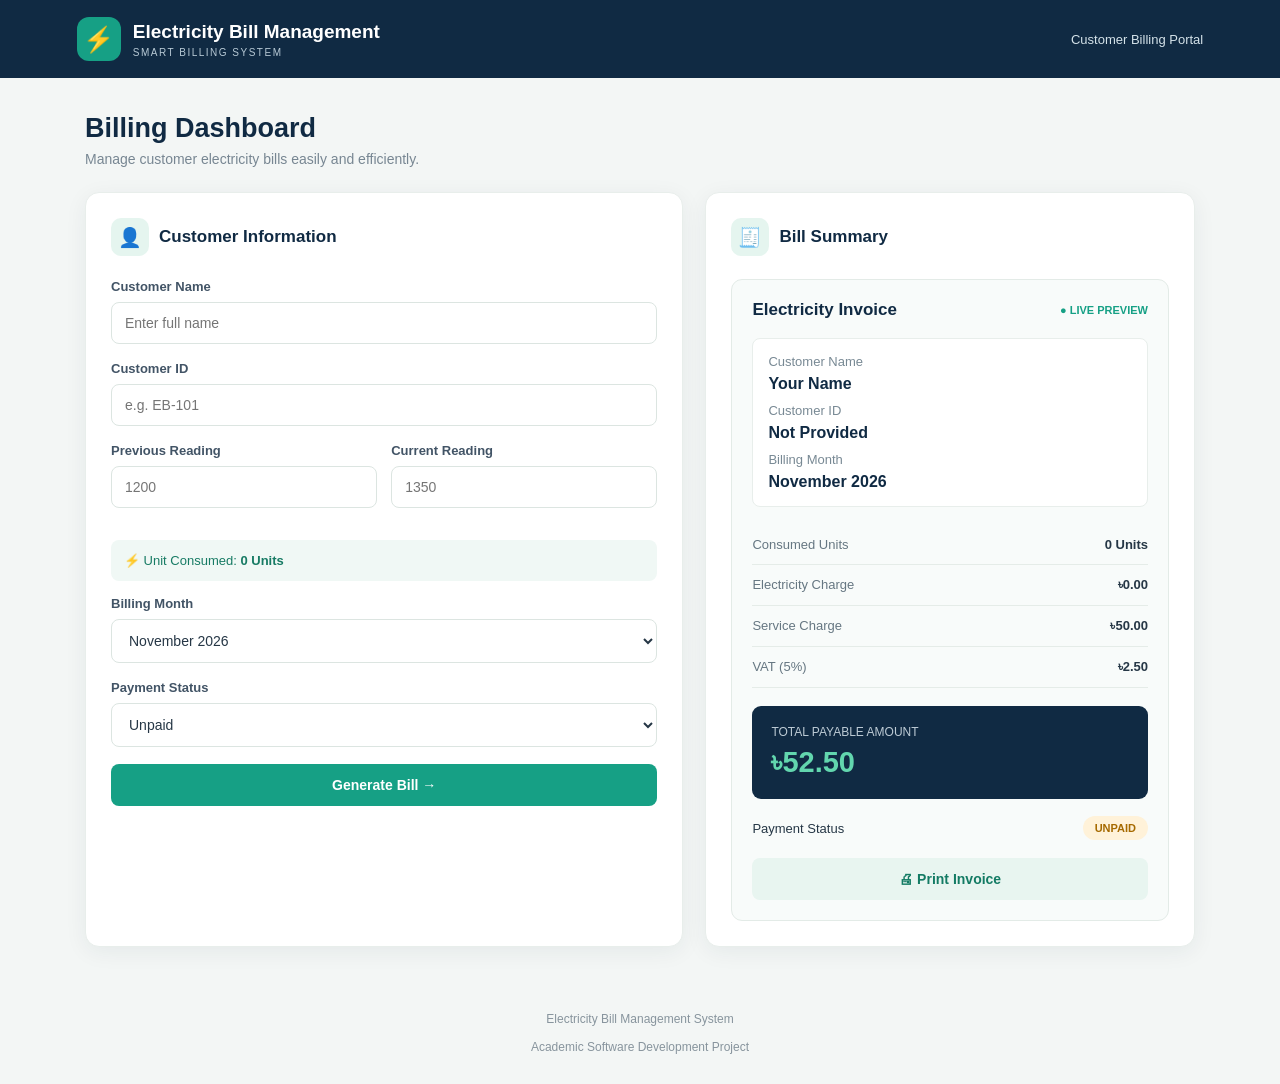
<file: index.html>
<!DOCTYPE html>
<html lang="en">
<head>
<meta charset="UTF-8">
<meta name="viewport" content="width=device-width, initial-scale=1.0">
<title>Electricity Bill Management System</title>
<link rel="stylesheet" href="style.css">
</head>

<body>

<nav class="navbar">
    <div class="brand">
        <div class="logo">⚡</div>
        <div>
            <h2>Electricity Bill Management</h2>
            <p>SMART BILLING SYSTEM</p>
        </div>
    </div>
    <div class="nav-info">Customer Billing Portal</div>
</nav>

<div class="container">

    <div class="heading">
        <h1>Billing Dashboard</h1>
        <p>Manage customer electricity bills easily and efficiently.</p>
    </div>

    <div class="dashboard">

        <!-- CUSTOMER FORM -->
        <div class="card form-card">

            <div class="card-title">
                <div class="icon">👤</div>
                <h3>Customer Information</h3>
            </div>

            <div class="form-group">
                <label>Customer Name</label>
                <input type="text" id="name" placeholder="Enter full name">
            </div>

            <div class="form-group">
                <label>Customer ID</label>
                <input type="text" id="customer" placeholder="e.g. EB-101">
            </div>

            <div class="form-row">
                <div class="form-group">
                    <label>Previous Reading</label>
                    <input type="number" id="previous" min="0" placeholder="1200">
                </div>

                <div class="form-group">
                    <label>Current Reading</label>
                    <input type="number" id="current" min="0" placeholder="1350">
                </div>
            </div>

            <div class="reading-info">
                ⚡ Unit Consumed:
                <strong id="liveUnits">0 Units</strong>
            </div>

            <div class="form-group">
                <label>Billing Month</label>
                <select id="month">
                    <option>November 2026</option>
                    <option>December 2026</option>
                    <option>January 2027</option>
                    <option>February 2027</option>
                    <option>March 2027</option>
                </select>
            </div>

            <div class="form-group">
                <label>Payment Status</label>
                <select id="paymentStatus">
                    <option value="Unpaid">Unpaid</option>
                    <option value="Paid">Paid</option>
                </select>
            </div>

            <button class="generate-btn" onclick="generateBill()">
                Generate Bill →
            </button>

        </div>

        <!-- BILL PREVIEW -->
        <div class="card preview-card">

            <div class="card-title">
                <div class="icon">🧾</div>
                <h3>Bill Summary</h3>
            </div>

            <div class="preview">

                <div class="preview-header">
                    <h3>Electricity Invoice</h3>
                    <span class="live">LIVE PREVIEW</span>
                </div>

                <div class="customer-box">
                    <p>Customer Name</p>
                    <h4 id="rname">Your Name</h4>

                    <p style="margin-top:10px">Customer ID</p>
                    <h4 id="rid">Not Provided</h4>

                    <p style="margin-top:10px">Billing Month</p>
                    <h4 id="rmonth">November 2026</h4>
                </div>

                <div class="bill-row">
                    <span>Consumed Units</span>
                    <strong id="runits">0 Units</strong>
                </div>

                <div class="bill-row">
                    <span>Electricity Charge</span>
                    <strong id="rcharge">৳0.00</strong>
                </div>

                <div class="bill-row">
                    <span>Service Charge</span>
                    <strong>৳50.00</strong>
                </div>

                <div class="bill-row">
                    <span>VAT (5%)</span>
                    <strong id="rvat">৳2.50</strong>
                </div>

                <div class="total-box">
                    <p>TOTAL PAYABLE AMOUNT</p>
                    <h2 id="rtotal">৳52.50</h2>
                </div>

                <div class="status-row">
                    <span>Payment Status</span>
                    <span class="status" id="rstatus">UNPAID</span>
                </div>

                <button class="print-btn" onclick="window.print()">
                    🖨 Print Invoice
                </button>

            </div>
        </div>

    </div>
</div>

<div class="footer">
    Electricity Bill Management System
    <br><br>
    Academic Software Development Project
</div>

<script src="script.js"></script>
</body>
</html>
</file>
<file: style.css>
* {
    margin: 0;
    padding: 0;
    box-sizing: border-box;
}

body {
    font-family: 'Segoe UI', Arial, sans-serif;
    background: #f3f6f5;
    color: #263746;
}

/* NAVBAR */
.navbar {
    background: #102a43;
    color: white;
    padding: 17px 6%;
    display: flex;
    justify-content: space-between;
    align-items: center;
}

.brand {
    display: flex;
    align-items: center;
    gap: 12px;
}

.logo {
    background: #16a085;
    width: 44px;
    height: 44px;
    border-radius: 12px;
    display: grid;
    place-items: center;
    font-size: 25px;
    flex-shrink: 0;
}

.brand h2 {
    font-size: 19px;
}

.brand p {
    font-size: 10px;
    color: #b7c9d5;
    letter-spacing: 1.5px;
    margin-top: 4px;
}

.nav-info {
    font-size: 13px;
    color: #d4e2e9;
}

/* MAIN */
.container {
    max-width: 1150px;
    margin: 35px auto;
    padding: 0 20px;
}

.heading {
    margin-bottom: 25px;
}

.heading h1 {
    font-size: 27px;
    color: #102a43;
    margin-bottom: 7px;
}

.heading p {
    color: #778692;
    font-size: 14px;
}

/* DASHBOARD */
.dashboard {
    display: grid;
    grid-template-columns: 1.1fr 0.9fr;
    gap: 22px;
}

.card {
    background: white;
    border-radius: 14px;
    padding: 25px;
    box-shadow: 0 5px 22px #102a4310;
    border: 1px solid #e8eeeb;
}

.card-title {
    display: flex;
    align-items: center;
    gap: 10px;
    margin-bottom: 23px;
}

.card-title .icon {
    width: 38px;
    height: 38px;
    background: #e5f5ef;
    color: #16a085;
    display: grid;
    place-items: center;
    border-radius: 10px;
    font-size: 19px;
}

.card-title h3 {
    font-size: 17px;
    color: #102a43;
}

/* FORM */
.form-group {
    margin-bottom: 17px;
}

label {
    display: block;
    font-size: 13px;
    font-weight: 600;
    margin-bottom: 8px;
    color: #425466;
}

input, select {
    width: 100%;
    padding: 12px 13px;
    border: 1px solid #dce5e1;
    border-radius: 8px;
    outline: none;
    font-size: 14px;
    color: #263746;
    background: white;
}

input:focus, select:focus {
    border-color: #16a085;
    box-shadow: 0 0 0 3px #16a08515;
}

.form-row {
    display: grid;
    grid-template-columns: 1fr 1fr;
    gap: 14px;
}

.reading-info {
    background: #f0f8f5;
    padding: 13px;
    border-radius: 8px;
    font-size: 13px;
    color: #177b64;
    margin: 15px 0;
}

button {
    border: none;
    cursor: pointer;
    border-radius: 8px;
    padding: 13px 18px;
    font-size: 14px;
    font-weight: 600;
    transition: 0.2s;
}

.generate-btn {
    width: 100%;
    background: #16a085;
    color: white;
}

.generate-btn:hover {
    background: #11836d;
}

/* BILL PREVIEW */
.preview {
    background: #f8fbfa;
    border: 1px solid #e3ebe7;
    border-radius: 11px;
    padding: 20px;
}

.preview-header {
    display: flex;
    justify-content: space-between;
    align-items: center;
    gap: 8px;
    margin-bottom: 18px;
}

.preview-header h3 {
    color: #102a43;
    font-size: 17px;
}

.live {
    font-size: 11px;
    color: #16a085;
    font-weight: bold;
    white-space: nowrap;
}

.live::before {
    content: "● ";
}

.customer-box {
    background: white;
    padding: 15px;
    border-radius: 8px;
    margin-bottom: 18px;
    border: 1px solid #e8eeeb;
}

.customer-box p {
    font-size: 13px;
    color: #788994;
    margin-bottom: 6px;
}

.customer-box h4 {
    font-size: 16px;
    color: #102a43;
    overflow-wrap: anywhere;
}

.bill-row {
    display: flex;
    justify-content: space-between;
    gap: 10px;
    padding: 12px 0;
    border-bottom: 1px solid #e5ece8;
    font-size: 13px;
}

.bill-row span {
    color: #667782;
}

.bill-row strong {
    color: #263746;
}

.total-box {
    background: #102a43;
    color: white;
    padding: 19px;
    border-radius: 9px;
    margin-top: 18px;
}

.total-box p {
    font-size: 12px;
    color: #bdcbd5;
}

.total-box h2 {
    font-size: 29px;
    margin-top: 7px;
    color: #62d6ae;
}

.status-row {
    display: flex;
    justify-content: space-between;
    align-items: center;
    margin-top: 17px;
    font-size: 13px;
}

.status {
    background: #fff2d9;
    color: #a66a00;
    padding: 6px 12px;
    border-radius: 20px;
    font-weight: bold;
    font-size: 11px;
}

.paid {
    background: #ddf5e9;
    color: #16804e;
}

.print-btn {
    width: 100%;
    margin-top: 18px;
    background: #e8f5f0;
    color: #137b64;
}

.print-btn:hover {
    background: #d6eee4;
}

/* FOOTER */
.footer {
    text-align: center;
    padding: 30px 10px;
    color: #87949d;
    font-size: 12px;
}

/* RESPONSIVE */
@media(max-width: 750px) {
    .dashboard {
        grid-template-columns: 1fr;
    }

    .nav-info {
        display: none;
    }

    .heading h1 {
        font-size: 22px;
    }
}

@media(max-width: 430px) {
    .form-row {
        grid-template-columns: 1fr;
        gap: 0;
    }

    .card {
        padding: 18px;
    }

    .brand h2 {
        font-size: 16px;
    }

    .brand p {
        font-size: 9px;
    }
}

/* PRINT */
@media print {
    body {
        background: white;
    }

    .navbar,
    .heading,
    .form-card,
    .footer,
    .print-btn {
        display: none !important;
    }

    .container {
        margin: 0;
        max-width: 100%;
    }

    .dashboard {
        display: block;
    }

    .preview-card {
        box-shadow: none;
        border: none;
    }

    .preview {
        background: white;
        border: 1px solid #ddd;
    }
}
</file>
